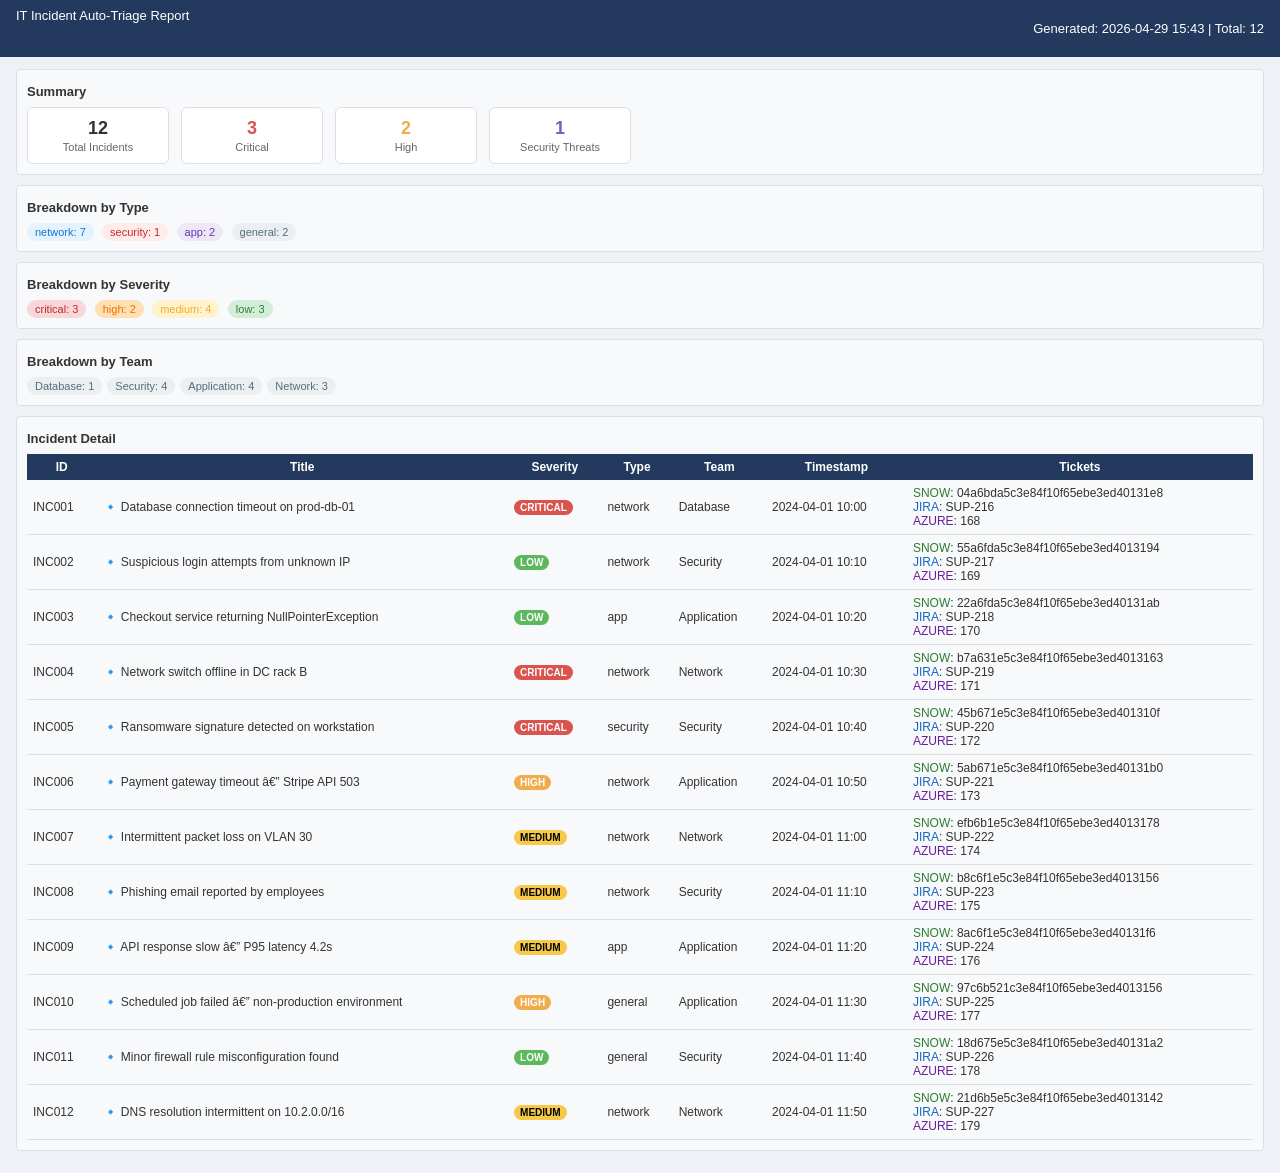
<file: Mini-Project-3/output/report.html>
<!DOCTYPE html>
<html>
<head>
<meta charset="UTF-8">
<title>Incident Dashboard</title>

<style>
body {
    font-family: "Segoe UI", sans-serif;
    background: #eef1f5;
    margin: 0;
    font-size: 12px;
    color: #333;
}

.header {
    background: #233a5e;
    color: white;
    padding: 8px 16px;
    font-size: 13px;
    display: flex;
    justify-content: space-between;
}

.container {
    padding: 12px 16px;
}

.block {
    background: #f8f9fb;
    border: 1px solid #dcdfe3;
    padding: 10px;
    margin-bottom: 10px;
    border-radius: 4px;
}

.summary {
    display: flex;
    gap: 12px;
}

.card {
    background: #ffffff;
    border: 1px solid #dcdfe3;
    border-radius: 6px;
    padding: 10px;
    width: 120px;
    text-align: center;
}

.card h3 {
    margin: 0;
    font-size: 18px;
}

.card p {
    margin: 2px 0 0;
    font-size: 11px;
    color: #666;
}

.card.red h3 { color: #d9534f; }
.card.orange h3 { color: #f0ad4e; }
.card.purple h3 { color: #7e57c2; }

h4 {
    margin: 4px 0 8px;
    font-size: 13px;
}

.pill {
    display: inline-block;
    padding: 3px 8px;
    border-radius: 10px;
    font-size: 11px;
    margin-right: 5px;
}

.network { background: #e3f2fd; color: #1976d2; }
.security { background: #fdecea; color: #c62828; }
.app { background: #ede7f6; color: #5e35b1; }
.general { background: #eceff1; color: #546e7a; }

.critical { background: #f8d7da; color: #c62828; }
.high { background: #ffe0b2; color: #ef6c00; }
.medium { background: #fff3cd; color: #f9a825; }
.low { background: #d4edda; color: #2e7d32; }

table {
    width: 100%;
    border-collapse: collapse;
}

th {
    background: #233a5e;
    color: white;
    padding: 6px;
}

td {
    padding: 6px;
    border-bottom: 1px solid #e0e0e0;
}

tr:hover {
    background: #f4f6f8;
}

.badge {
    padding: 2px 6px;
    border-radius: 8px;
    font-size: 10px;
    font-weight: bold;
}

.badge-critical { background: #d9534f; color: white; }
.badge-high { background: #f0ad4e; color: white; }
.badge-medium { background: #f7c948; color: black; }
.badge-low { background: #5cb85c; color: white; }

.ticket span {
    font-weight: 500;
}

.snow { color: #2e7d32; }
.jira { color: #1565c0; }
.azure { color: #6a1b9a; }

</style>
</head>

<body>

<div class="header">
    <div>IT Incident Auto-Triage Report</div>
    <p>Generated: 2026-04-29 15:43 | Total: 12</p>
</div>

<div class="container">

<div class="block">
<h4>Summary</h4>
<div class="summary">
    <div class="card">
        <h3>12</h3>
        <p>Total Incidents</p>
    </div>
    <div class="card red">
        <h3>3</h3>
        <p>Critical</p>
    </div>
    <div class="card orange">
        <h3>2</h3>
        <p>High</p>
    </div>
    <div class="card purple">
        <h3>1</h3>
        <p>Security Threats</p>
    </div>
</div>
</div>

<div class="block">
<h4>Breakdown by Type</h4>
<span class="pill network">network: 7</span>
<span class="pill security">security: 1</span>
<span class="pill app">app: 2</span>
<span class="pill general">general: 2</span>
</div>

<div class="block">
<h4>Breakdown by Severity</h4>
<span class="pill critical">critical: 3</span>
<span class="pill high">high: 2</span>
<span class="pill medium">medium: 4</span>
<span class="pill low">low: 3</span>
</div>

<div class="block">
<h4>Breakdown by Team</h4>
<span class="pill general">Database: 1</span><span class="pill general">Security: 4</span><span class="pill general">Application: 4</span><span class="pill general">Network: 3</span>
</div>

<div class="block">
<h4>Incident Detail</h4>

<table>
<tr>
<th>ID</th>
<th>Title</th>
<th>Severity</th>
<th>Type</th>
<th>Team</th>
<th>Timestamp</th>
<th>Tickets</th>
</tr>


<tr>
<td>INC001</td>
<td>🔹 Database connection timeout on prod-db-01</td>
<td><span class="badge badge-critical">CRITICAL</span></td>
<td>network</td>
<td>Database</td>
<td>2024-04-01 10:00</td>
<td class="ticket">
<span class="snow">SNOW</span>: 04a6bda5c3e84f10f65ebe3ed40131e8<br>
<span class="jira">JIRA</span>: SUP-216<br>
<span class="azure">AZURE</span>: 168
</td>
</tr>

<tr>
<td>INC002</td>
<td>🔹 Suspicious login attempts from unknown IP</td>
<td><span class="badge badge-low">LOW</span></td>
<td>network</td>
<td>Security</td>
<td>2024-04-01 10:10</td>
<td class="ticket">
<span class="snow">SNOW</span>: 55a6fda5c3e84f10f65ebe3ed4013194<br>
<span class="jira">JIRA</span>: SUP-217<br>
<span class="azure">AZURE</span>: 169
</td>
</tr>

<tr>
<td>INC003</td>
<td>🔹 Checkout service returning NullPointerException</td>
<td><span class="badge badge-low">LOW</span></td>
<td>app</td>
<td>Application</td>
<td>2024-04-01 10:20</td>
<td class="ticket">
<span class="snow">SNOW</span>: 22a6fda5c3e84f10f65ebe3ed40131ab<br>
<span class="jira">JIRA</span>: SUP-218<br>
<span class="azure">AZURE</span>: 170
</td>
</tr>

<tr>
<td>INC004</td>
<td>🔹 Network switch offline in DC rack B</td>
<td><span class="badge badge-critical">CRITICAL</span></td>
<td>network</td>
<td>Network</td>
<td>2024-04-01 10:30</td>
<td class="ticket">
<span class="snow">SNOW</span>: b7a631e5c3e84f10f65ebe3ed4013163<br>
<span class="jira">JIRA</span>: SUP-219<br>
<span class="azure">AZURE</span>: 171
</td>
</tr>

<tr>
<td>INC005</td>
<td>🔹 Ransomware signature detected on workstation</td>
<td><span class="badge badge-critical">CRITICAL</span></td>
<td>security</td>
<td>Security</td>
<td>2024-04-01 10:40</td>
<td class="ticket">
<span class="snow">SNOW</span>: 45b671e5c3e84f10f65ebe3ed401310f<br>
<span class="jira">JIRA</span>: SUP-220<br>
<span class="azure">AZURE</span>: 172
</td>
</tr>

<tr>
<td>INC006</td>
<td>🔹 Payment gateway timeout â€” Stripe API 503</td>
<td><span class="badge badge-high">HIGH</span></td>
<td>network</td>
<td>Application</td>
<td>2024-04-01 10:50</td>
<td class="ticket">
<span class="snow">SNOW</span>: 5ab671e5c3e84f10f65ebe3ed40131b0<br>
<span class="jira">JIRA</span>: SUP-221<br>
<span class="azure">AZURE</span>: 173
</td>
</tr>

<tr>
<td>INC007</td>
<td>🔹 Intermittent packet loss on VLAN 30</td>
<td><span class="badge badge-medium">MEDIUM</span></td>
<td>network</td>
<td>Network</td>
<td>2024-04-01 11:00</td>
<td class="ticket">
<span class="snow">SNOW</span>: efb6b1e5c3e84f10f65ebe3ed4013178<br>
<span class="jira">JIRA</span>: SUP-222<br>
<span class="azure">AZURE</span>: 174
</td>
</tr>

<tr>
<td>INC008</td>
<td>🔹 Phishing email reported by employees</td>
<td><span class="badge badge-medium">MEDIUM</span></td>
<td>network</td>
<td>Security</td>
<td>2024-04-01 11:10</td>
<td class="ticket">
<span class="snow">SNOW</span>: b8c6f1e5c3e84f10f65ebe3ed4013156<br>
<span class="jira">JIRA</span>: SUP-223<br>
<span class="azure">AZURE</span>: 175
</td>
</tr>

<tr>
<td>INC009</td>
<td>🔹 API response slow â€” P95 latency 4.2s</td>
<td><span class="badge badge-medium">MEDIUM</span></td>
<td>app</td>
<td>Application</td>
<td>2024-04-01 11:20</td>
<td class="ticket">
<span class="snow">SNOW</span>: 8ac6f1e5c3e84f10f65ebe3ed40131f6<br>
<span class="jira">JIRA</span>: SUP-224<br>
<span class="azure">AZURE</span>: 176
</td>
</tr>

<tr>
<td>INC010</td>
<td>🔹 Scheduled job failed â€” non-production environment</td>
<td><span class="badge badge-high">HIGH</span></td>
<td>general</td>
<td>Application</td>
<td>2024-04-01 11:30</td>
<td class="ticket">
<span class="snow">SNOW</span>: 97c6b521c3e84f10f65ebe3ed4013156<br>
<span class="jira">JIRA</span>: SUP-225<br>
<span class="azure">AZURE</span>: 177
</td>
</tr>

<tr>
<td>INC011</td>
<td>🔹 Minor firewall rule misconfiguration found</td>
<td><span class="badge badge-low">LOW</span></td>
<td>general</td>
<td>Security</td>
<td>2024-04-01 11:40</td>
<td class="ticket">
<span class="snow">SNOW</span>: 18d675e5c3e84f10f65ebe3ed40131a2<br>
<span class="jira">JIRA</span>: SUP-226<br>
<span class="azure">AZURE</span>: 178
</td>
</tr>

<tr>
<td>INC012</td>
<td>🔹 DNS resolution intermittent on 10.2.0.0/16</td>
<td><span class="badge badge-medium">MEDIUM</span></td>
<td>network</td>
<td>Network</td>
<td>2024-04-01 11:50</td>
<td class="ticket">
<span class="snow">SNOW</span>: 21d6b5e5c3e84f10f65ebe3ed4013142<br>
<span class="jira">JIRA</span>: SUP-227<br>
<span class="azure">AZURE</span>: 179
</td>
</tr>


</table>
</div>

</div>

</body>
</html>
</file>
